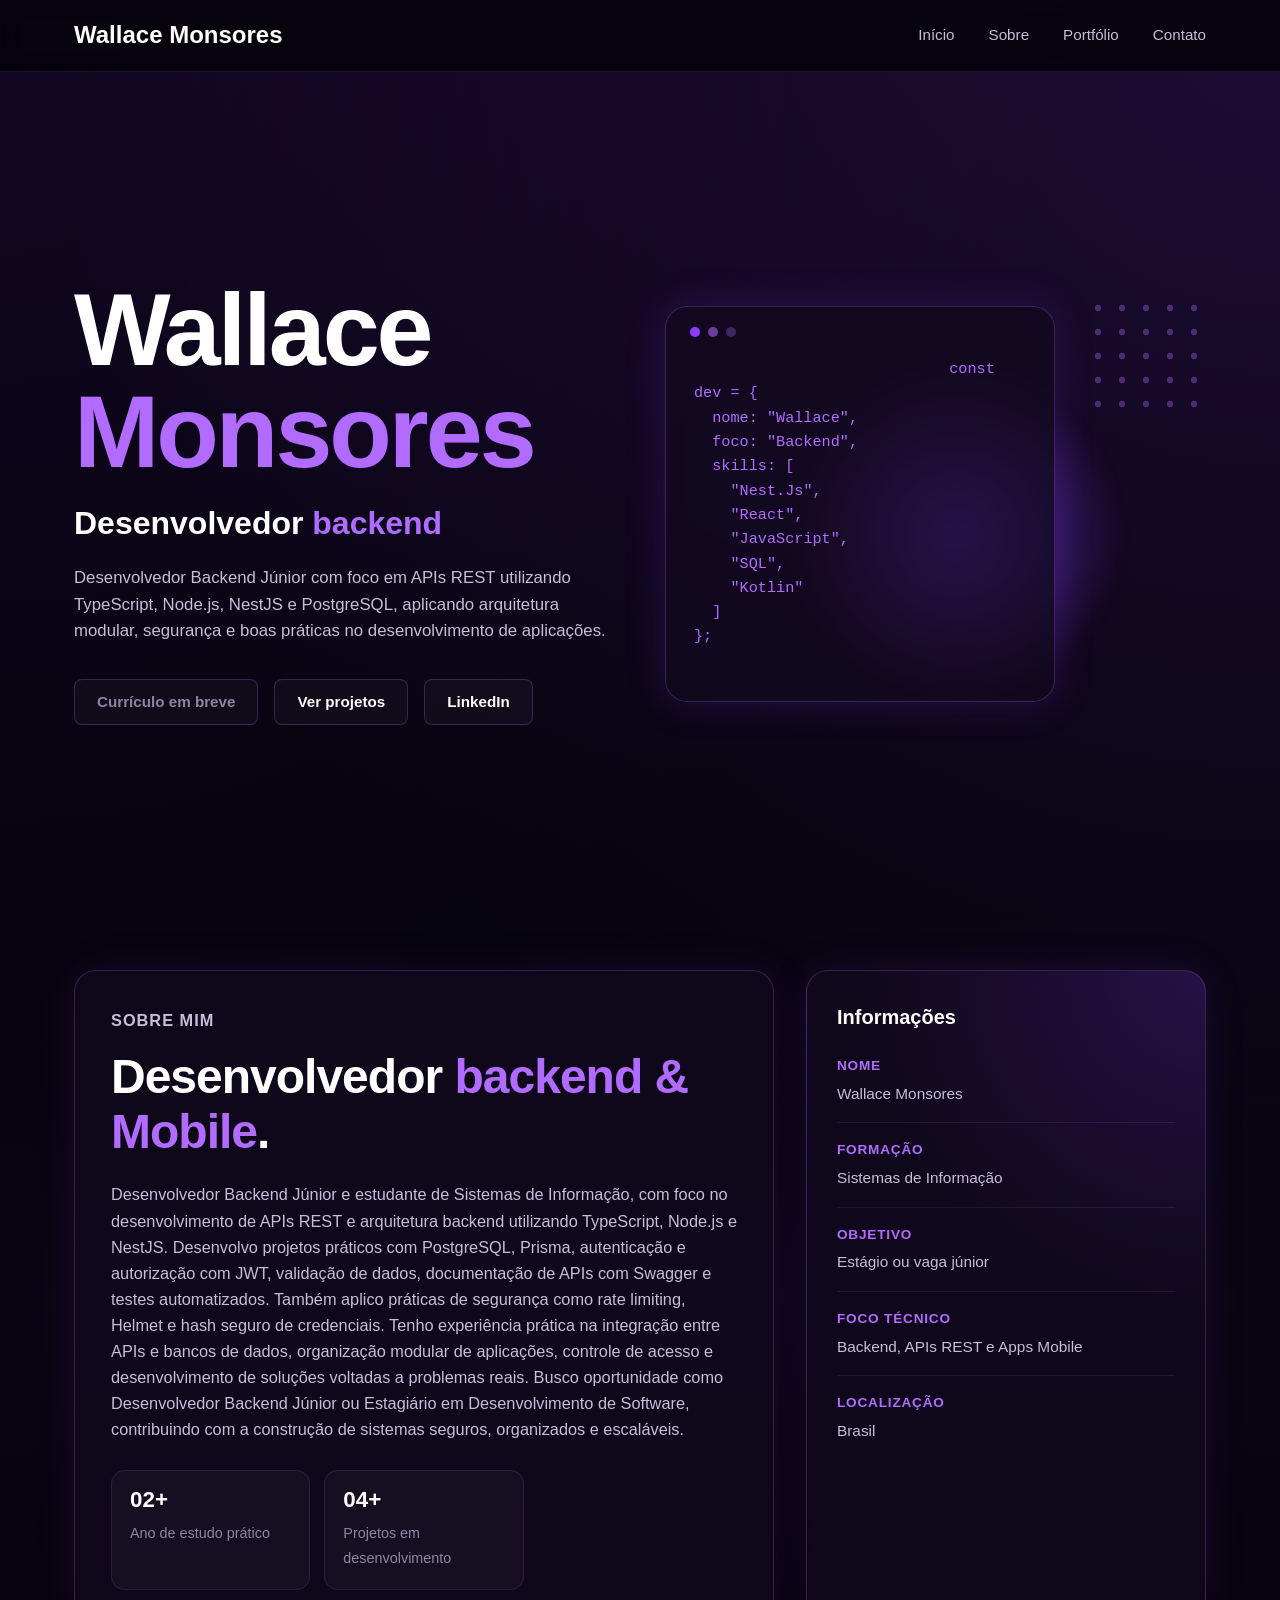
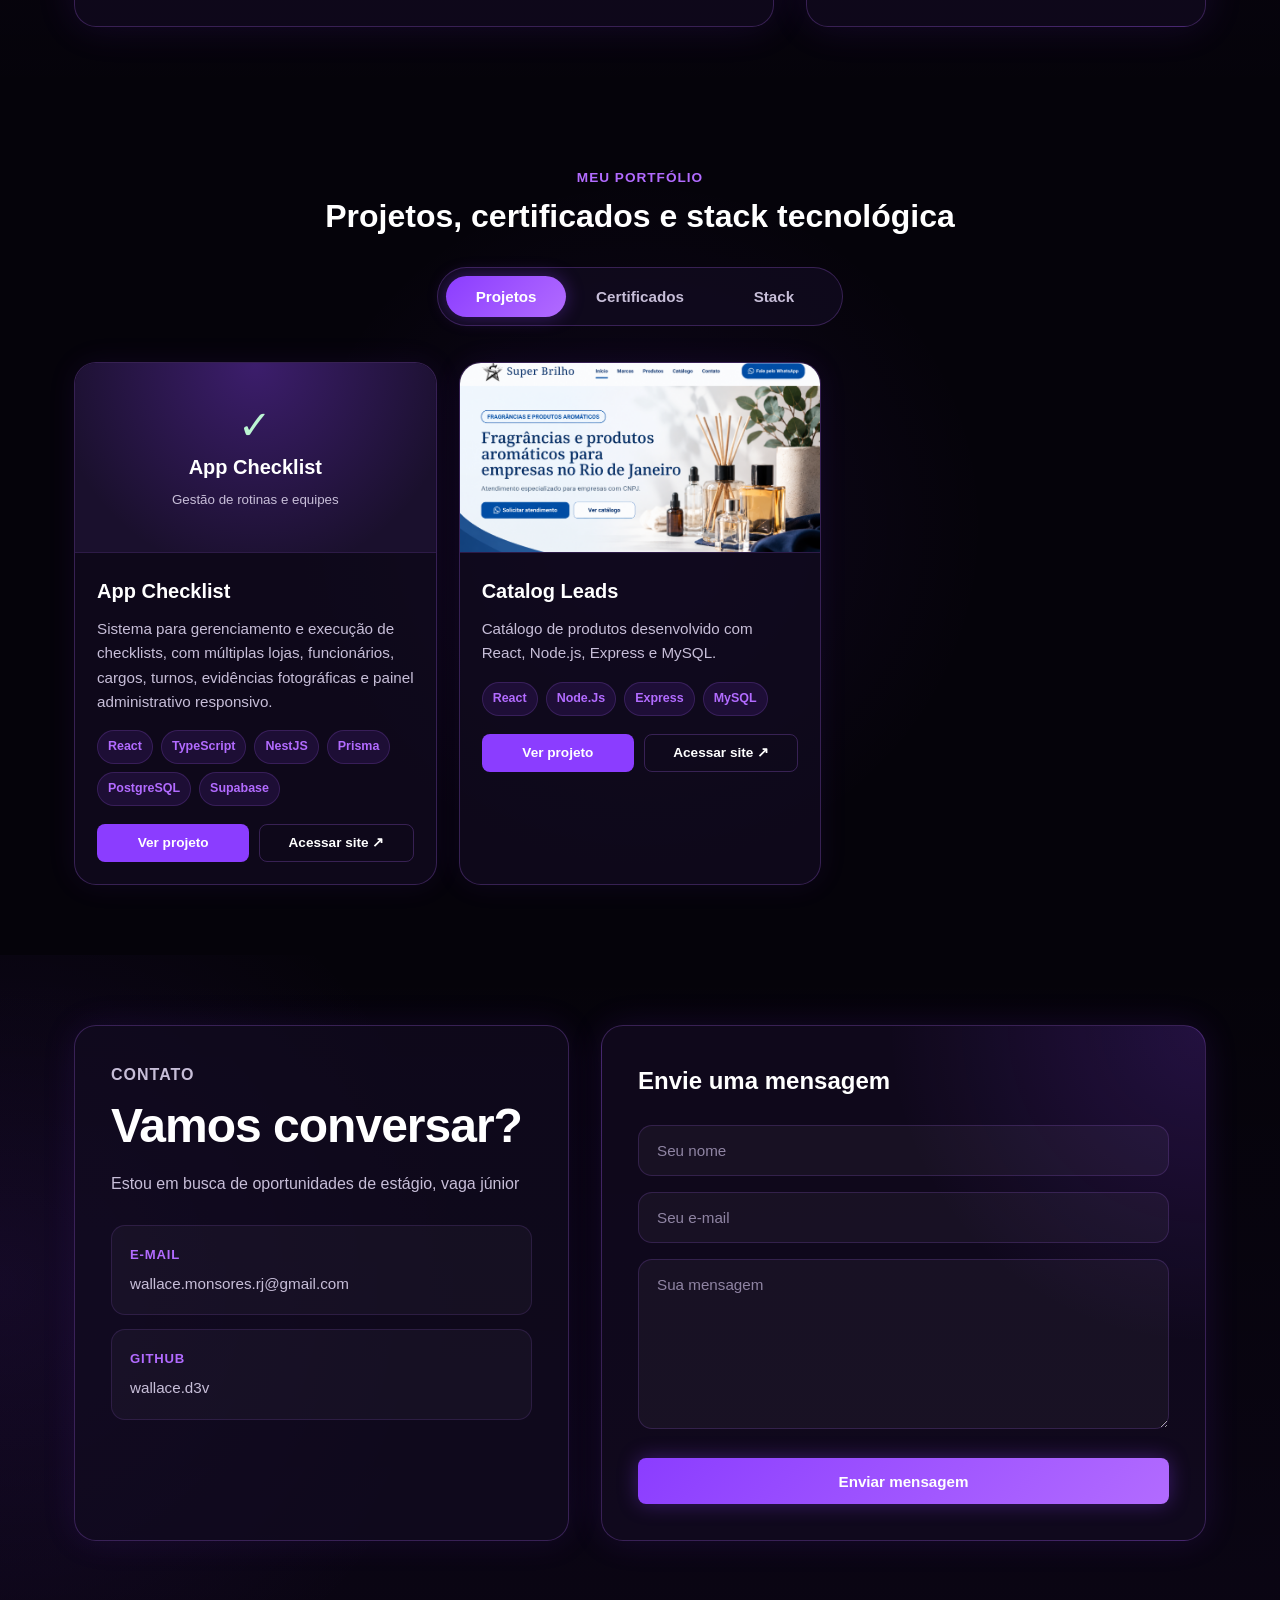
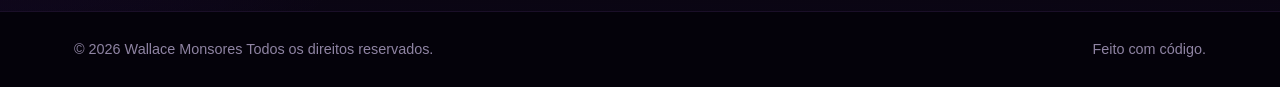
<file: index.html>
<!DOCTYPE html>
<html lang="pt-BR">

<head>
    <meta charset="UTF-8">

    <meta name="viewport" content="width=device-width, initial-scale=1.0">

    <title>Wallace Monsores | Desenvolvedor Backend Júnior</title>

    <link rel="stylesheet" href="css/base.css">
    <link rel="stylesheet" href="css/header.css">
    <link rel="stylesheet" href="css/hero.css">
    <link rel="stylesheet" href="css/sobre.css">
    <link rel="stylesheet" href="css/portfolio.css">
    <link rel="stylesheet" href="css/contato.css">
    <link rel="stylesheet" href="css/footer.css">
    <link rel="stylesheet" href="css/responsivo.css">
</head>

<body>

    <header class="cabecalho">
        <div class="container cabecalho__conteudo">

            <a href="#" class="logo">
                Wallace Monsores<span></span>
            </a>

            <nav class="menu" id="menu">
                <a href="#inicio">Início</a>
                <a href="#sobre">Sobre</a>
                <a href="#portfolio">Portfólio</a>
                <a href="#contato">Contato</a>
            </nav>

            <button class="botao-menu" id="botao-menu" aria-label="Abrir menu" type="button">
                ☰
            </button>

        </div>
    </header>

    <main>

        <section id="inicio" class="hero">
            <div class="container hero__conteudo">

                <div class="hero__texto">

                    <h1>Wallace<span> Monsores</span></h1>

                    <h2>
                        Desenvolvedor
                        <strong>backend</strong> 
                    </h2>

                    <p class="hero__descricao">
                        Desenvolvedor Backend Júnior com foco em APIs REST utilizando TypeScript, Node.js, NestJS e PostgreSQL, aplicando arquitetura modular, segurança e boas práticas no desenvolvimento de aplicações.
                    </p>

                    <div class="hero__botoes">
                        <span class="botao botao--indisponivel" aria-disabled="true">Currículo em breve</span>

                        <a href="#portfolio" class="botao botao--secundario">
                            Ver projetos
                        </a>

                        <a href="#" class="botao botao--secundario">
                            LinkedIn
                        </a>
                    </div>
                </div>

                <div class="hero__imagem">
                    <div class="card-codigo">
                        <pre>
                            const dev = {
  nome: "Wallace",
  foco: "Backend",
  skills: [
    "Nest.Js",
    "React",
    "JavaScript",
    "SQL",
    "Kotlin"
  ]
};
                         </pre>
                    </div>


                </div>

            </div>
        </section>

        <section id="sobre" class="sobre">
            <div class="container sobre__conteudo">

                <div class="sobre__texto">
                    <p class="tag">Sobre mim</p>

                    <h2>
                        Desenvolvedor 
                        <span>backend & Mobile</span>.
                    </h2>

                    <p>
                        Desenvolvedor Backend Júnior e estudante de Sistemas de Informação, com foco no desenvolvimento de APIs REST e arquitetura backend utilizando TypeScript, Node.js e NestJS.

                        Desenvolvo projetos práticos com PostgreSQL, Prisma, autenticação e autorização com JWT, validação de dados, documentação de APIs com Swagger e testes automatizados. Também aplico práticas de segurança como rate limiting, Helmet e hash seguro de credenciais.

                        Tenho experiência prática na integração entre APIs e bancos de dados, organização modular de aplicações, controle de acesso e desenvolvimento de soluções voltadas a problemas reais.

                        Busco oportunidade como Desenvolvedor Backend Júnior ou Estagiário em Desenvolvimento de Software, contribuindo com a construção de sistemas seguros, organizados e escaláveis.

                    </p>

                    <div class="sobre__destaques">
                        <div class="sobre__destaque">
                            <strong>02+</strong>
                            <span>Ano de estudo prático</span>
                        </div>

                        <div class="sobre__destaque">
                            <strong>04+</strong>
                            <span>Projetos em desenvolvimento</span>
                        </div>
                    </div>
                </div>

                <aside class="sobre__info">
                    <h3>Informações</h3>

                    <div class="sobre__info-lista">
                        <div class="sobre__info-item">
                            <strong>Nome</strong>
                            <span>Wallace Monsores</span>
                        </div>

                        <div class="sobre__info-item">
                            <strong>Formação</strong>
                            <span>Sistemas de Informação</span>
                        </div>

                        <div class="sobre__info-item">
                            <strong>Objetivo</strong>
                            <span>Estágio ou vaga júnior</span>
                        </div>

                        <div class="sobre__info-item">
                            <strong>Foco técnico</strong>
                            <span>Backend, APIs REST e Apps Mobile</span>
                        </div>

                        <div class="sobre__info-item">
                            <strong>Localização</strong>
                            <span>Brasil</span>
                        </div>
                    </div>
                </aside>

            </div>
        </section>

        <section id="portfolio" class="portfolio">
            <div class="container">

                <div class="secao-titulo">
                    <p class="tag">Meu portfólio</p>
                    <h2>Projetos, certificados e stack tecnológica</h2>
                </div>

                <div class="portfolio__abas">
                    <button class="aba ativa" data-aba="projetos">Projetos</button>
                    <button class="aba" data-aba="certificados">Certificados</button>
                    <button class="aba" data-aba="stack">Stack</button>
                </div>

                <!-- PROJETOS -->
                <div class="portfolio__conteudo ativo" id="projetos">
                    <div class="projetos-grid">

                        <!--App Checklist -->
                        <article class="projeto-card">
                            <div class="projeto-card__imagem">
                                <div class="projeto-card__ilustracao" role="img" aria-label="App Checklist: organização de rotinas"><span aria-hidden="true">✓</span><strong>App Checklist</strong><small>Gestão de rotinas e equipes</small></div>
                            </div>

                            <div class="projeto-card__conteudo">
                                <h3>App Checklist </h3>

                                <p>
                                    Sistema para gerenciamento e execução de checklists, com múltiplas lojas, funcionários, cargos, turnos, evidências fotográficas e painel administrativo responsivo.
                                </p>

                                <div class="projeto-card__tecnologias">
                                    <span>React</span>
                                    <span>TypeScript</span>
                                    <span>NestJS</span>
                                    <span>Prisma</span>
                                    <span>PostgreSQL</span>
                                    <span>Supabase </span>
                                </div>

                                 <div class="projeto-card__botoes">
                                    <a href="pages/projetos/app_checklist/projeto.html">Ver projeto</a>
                                    <a href="https://lime-cassowary-677582.hostingersite.com/" target="_blank" rel="noopener noreferrer">Acessar site ↗</a>
                                </div>
                            </div>
                            
                        </article>

                        <!--Catalogo de Produtos-->
                        <article class="projeto-card">
                            <div class="projeto-card__imagem">
                                <img src="assets/img/projetos/catalog/Card.png" alt="Catalogo de Produtos">
                            </div>

                            <div class="projeto-card__conteudo">
                                <h3>Catalog Leads</h3>

                                <p>
                                    Catálogo de produtos desenvolvido com React, Node.js, Express e MySQL.
                                </p>

                                <div class="projeto-card__tecnologias">
                                    <span>React</span>
                                    <span>Node.Js</span>
                                    <span>Express</span>
                                    <span>MySQL</span>
                                </div>

                                <div class="projeto-card__botoes">
                                    <a href="pages/projetos/catalog_leads/projeto.html">Ver projeto</a>
                                    <a href="https://superbrilhorj.com.br/" target="_blank" rel="noopener noreferrer">Acessar site ↗</a>
                                </div>
                            </div>

                            <!--Catalogo de Produtos-->
                            
                        </article>
                    </div>
                </div>

                <!-- CERTIFICADOS -->
                <div class="portfolio__conteudo" id="certificados">
                    <div class="certificados-grid">

                        <article class="certificado-card">
                            <div class="certificado-card__pendente">Certificado em breve</div>

                            <div class="certificado-card__conteudo">
                                <h3>Curso técnico de TI - Faetec</h3>
                            </div>
                        </article>
                    </div>
                </div>

                <!-- STACK -->
                <div class="portfolio__conteudo" id="stack">
                    <div class="stack-blocos">

                        <article class="stack-bloco">
                            <h3>Frontend</h3>

                            <div class="stack-itens">
                                <div class="stack-item">
                                    <img src="assets/img/tecnologias/html-5.png" alt="HTML">
                                    <span>HTML</span>
                                </div>

                                <div class="stack-item">
                                    <img src="assets/img/tecnologias/css-3.png" alt="CSS">
                                    <span>CSS</span>
                                </div>

                                <div class="stack-item">
                                    <img src="assets/img/tecnologias/React.png" alt="React">
                                    <span>React</span>
                                </div>
                            </div>
                        </article>

                        <article class="stack-bloco">
                            <h3>Backend</h3>

                            <div class="stack-itens">
                                <div class="stack-item">
                                    <img src="assets/img/tecnologias/node_js.png" alt="Node.js">
                                    <span>Node.js</span>
                                </div>

                                <div class="stack-item">
                                    <img src="assets/img/tecnologias/postgre.png" alt="PostgreSQL">
                                    <span>PostgreSQL</span>
                                </div>

                                 <div class="stack-item">
                                    <img src="assets/img/tecnologias/nestjs.png" alt="CSS">
                                    <span>Nest</span>
                                </div>

                                <div class="stack-item">
                                    <img src="assets/img/tecnologias/typescript.png" alt="typescript">
                                    <span>TypeScript</span>
                                </div>

                                
                            </div>
                        </article>
                    </div>
                </div>

            </div>
        </section>

        <section id="contato" class="contato">
            <div class="container contato__conteudo">

                <div class="contato__info">
                    <p class="tag">Contato</p>

                    <h2>Vamos conversar?</h2>

                    <p>
                        Estou em busca de oportunidades de estágio, vaga júnior

                    </p>

                    <div class="contato__cards">
                        <div class="contato__card">
                            <strong>E-mail</strong>
                            <span>wallace.monsores.rj@gmail.com</span>
                        </div>
            

                        <div class="contato__card">
                            <strong>GitHub</strong>
                            <span><a href="https://github.com/wallace-d3v">wallace.d3v</a></span>
                        </div>
                    </div>
                </div>

                <form class="formulario-contato" action="https://formsubmit.co/wallace.monsores.rj@gmail.com"
                    method="POST">

                    <input type="hidden" name="_subject" value="Nova mensagem pelo portfólio">
                    <input type="hidden" name="_captcha" value="false">
                    <input type="hidden" name="_template" value="table">
                    <h3>Envie uma mensagem</h3>

                    <div class="campo">
                        <input type="text" name="nome" placeholder="Seu nome" aria-label="Seu nome" autocomplete="name" required>
                    </div>

                    <div class="campo">
                        <input type="email" name="email" placeholder="Seu e-mail" aria-label="Seu e-mail" autocomplete="email" required>
                    </div>

                    <div class="campo">
                        <textarea name="mensagem" placeholder="Sua mensagem" aria-label="Sua mensagem" required></textarea>
                    </div>

                    <button type="submit" class="botao botao--principal">
                        Enviar mensagem
                    </button>
                </form>

            </div>
        </section>

    </main>

    <footer class="rodape">
        <div class="container rodape__conteudo">
            <p>© 2026 Wallace Monsores Todos os direitos reservados.</p>
            <p>Feito com código.</p>
        </div>
    </footer>

    <script src="js/menu-mobile.js"></script>
    <script src="js/abas-portfolio.js"></script>
    <script src="js/config.js"></script>
    <script src="js/main.js"></script>
</body>

</html>
</file>
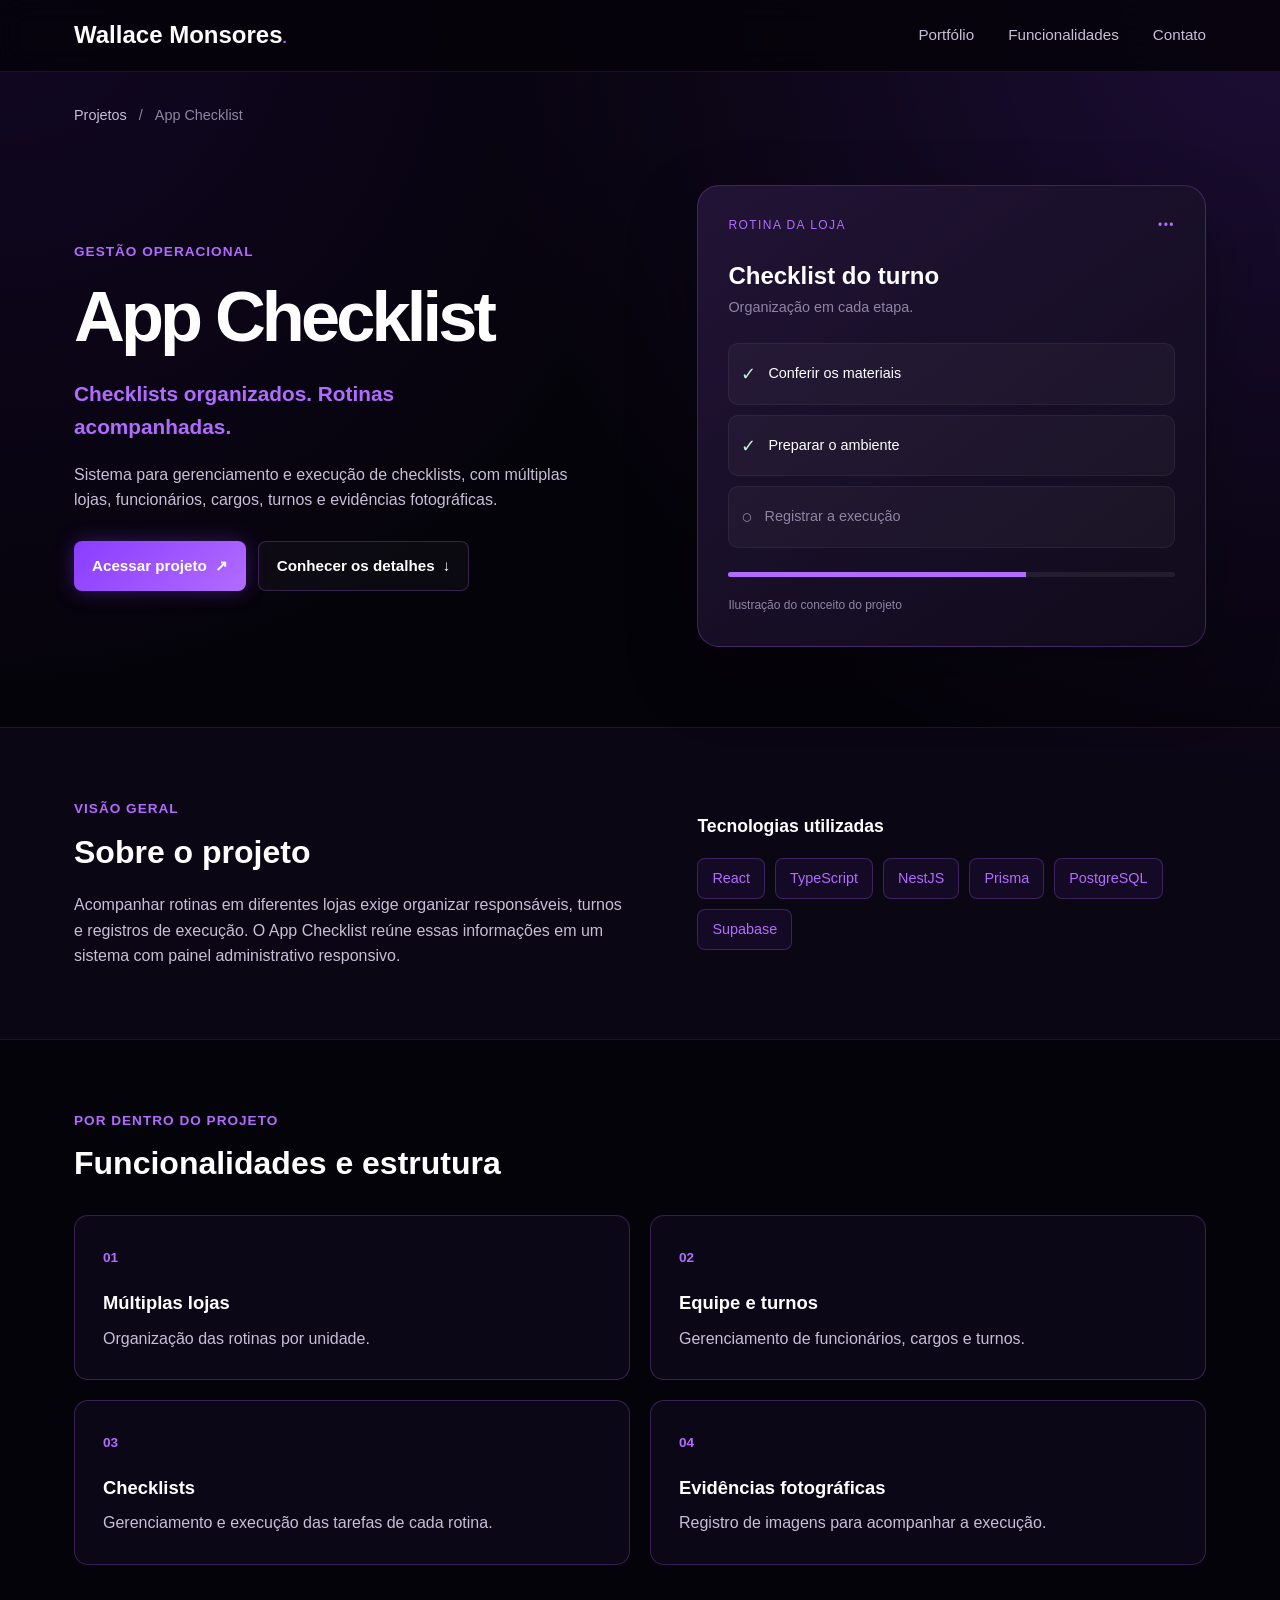
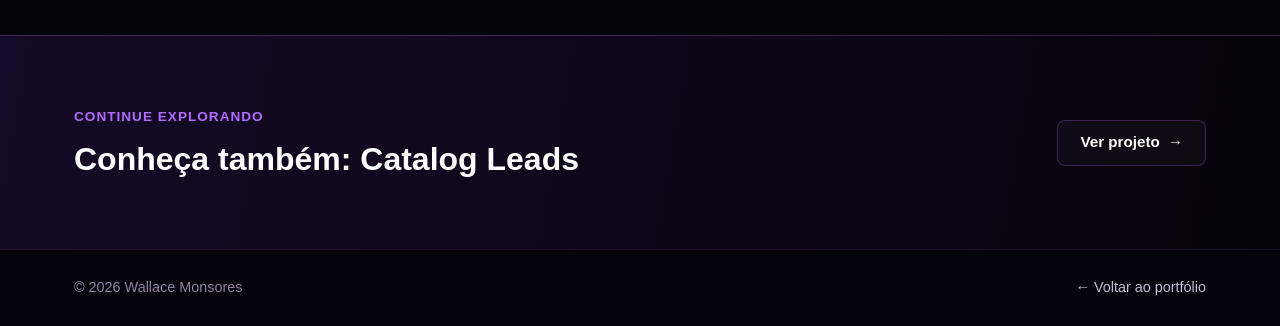
<file: pages/projetos/app_checklist/projeto.html>
<!DOCTYPE html>
<html lang="pt-BR">
<head>
    <meta charset="UTF-8">
    <meta name="viewport" content="width=device-width, initial-scale=1.0">
    <meta name="description" content="Sistema para gerenciamento e execução de checklists, com múltiplas lojas, funcionários, cargos, turnos e evidências fotográficas.">
    <title>App Checklist | Wallace Monsores</title>
    <link rel="stylesheet" href="../../../css/base.css">
    <link rel="stylesheet" href="../../../css/header.css">
    <link rel="stylesheet" href="../../../css/footer.css">
    <link rel="stylesheet" href="../../../css/responsivo.css">
    <link rel="stylesheet" href="../../../css/projeto.css">
</head>
<body>
    <a class="pular-conteudo" href="#conteudo">Pular para o conteúdo</a>
    <header class="cabecalho">
        <div class="container cabecalho__conteudo">
            <a href="../../../index.html" class="logo">Wallace Monsores<span>.</span></a>
            <nav class="menu" id="menu" aria-label="Navegação principal">
                <a href="../../../index.html#portfolio">Portfólio</a>
                <a href="#funcionalidades">Funcionalidades</a>
                <a href="../../../index.html#contato">Contato</a>
            </nav>
            <button class="botao-menu" id="botao-menu" aria-label="Abrir menu" aria-controls="menu" type="button">☰</button>
        </div>
    </header>
    <main id="conteudo">
        <section class="projeto-abertura" aria-labelledby="titulo-projeto">
            <div class="container">
                <nav class="projeto-migalhas" aria-label="Localização"><a href="../../../index.html#portfolio">Projetos</a><span aria-hidden="true">/</span><span aria-current="page">App Checklist</span></nav>
                <div class="projeto-apresentacao">
                    <div>
                        <p class="tag">Gestão operacional</p>
                        <h1 id="titulo-projeto">App Checklist</h1>
                        <p class="projeto-chamada">Checklists organizados. Rotinas acompanhadas.</p>
                        <p class="projeto-descricao">Sistema para gerenciamento e execução de checklists, com múltiplas lojas, funcionários, cargos, turnos e evidências fotográficas.</p>
                        <div class="projeto-acoes">
                            <a class="botao botao--principal" href="https://lime-cassowary-677582.hostingersite.com/" target="_blank" rel="noopener noreferrer">Acessar projeto <span aria-hidden="true">↗</span><span class="somente-leitor"> (abre em nova aba)</span></a>
                            <a class="botao botao--secundario" href="#visao-geral">Conhecer os detalhes <span aria-hidden="true">↓</span></a>
                        </div>
                    </div>
                    <div class="checklist-preview" role="img" aria-label="Ilustração de uma lista de tarefas; não é uma captura do sistema"><div class="checklist-preview__top"><span>ROTINA DA LOJA</span><span aria-hidden="true">•••</span></div><h2>Checklist do turno</h2><p>Organização em cada etapa.</p><div class="checklist-preview__item"><span aria-hidden="true">✓</span> Conferir os materiais</div><div class="checklist-preview__item"><span aria-hidden="true">✓</span> Preparar o ambiente</div><div class="checklist-preview__item checklist-preview__item--pendente"><span aria-hidden="true">○</span> Registrar a execução</div><div class="checklist-preview__progress"><span></span></div><small>Ilustração do conceito do projeto</small></div>
                </div>
            </div>
        </section>
        <section id="visao-geral" class="projeto-visao" aria-labelledby="titulo-visao">
            <div class="container projeto-visao__grid">
                <div><p class="tag">Visão geral</p><h2 id="titulo-visao">Sobre o projeto</h2><p>Acompanhar rotinas em diferentes lojas exige organizar responsáveis, turnos e registros de execução. O App Checklist reúne essas informações em um sistema com painel administrativo responsivo.</p></div>
                <aside class="projeto-stack" aria-labelledby="titulo-stack"><h2 id="titulo-stack">Tecnologias utilizadas</h2><ul><li>React</li><li>TypeScript</li><li>NestJS</li><li>Prisma</li><li>PostgreSQL</li><li>Supabase</li></ul></aside>
            </div>
        </section>
        <section id="funcionalidades" aria-labelledby="titulo-funcionalidades">
            <div class="container"><p class="tag">Por dentro do projeto</p><h2 id="titulo-funcionalidades">Funcionalidades e estrutura</h2><div class="projeto-funcionalidades"><article class="projeto-funcionalidade"><span class="projeto-numero">01</span><h3>Múltiplas lojas</h3><p>Organização das rotinas por unidade.</p></article><article class="projeto-funcionalidade"><span class="projeto-numero">02</span><h3>Equipe e turnos</h3><p>Gerenciamento de funcionários, cargos e turnos.</p></article><article class="projeto-funcionalidade"><span class="projeto-numero">03</span><h3>Checklists</h3><p>Gerenciamento e execução das tarefas de cada rotina.</p></article><article class="projeto-funcionalidade"><span class="projeto-numero">04</span><h3>Evidências fotográficas</h3><p>Registro de imagens para acompanhar a execução.</p></article></div></div>
        </section>
        <section class="projeto-proximo" aria-labelledby="titulo-proximo"><div class="container projeto-proximo__conteudo"><div><p class="tag">Continue explorando</p><h2 id="titulo-proximo">Conheça também: Catalog Leads</h2></div><a class="botao botao--secundario" href="../catalog_leads/projeto.html">Ver projeto <span aria-hidden="true">→</span></a></div></section>
    </main>
    <footer class="rodape"><div class="container rodape__conteudo"><p>© 2026 Wallace Monsores</p><a href="../../../index.html#portfolio">← Voltar ao portfólio</a></div></footer>
    <script src="../../../js/menu-mobile.js"></script>
</body>
</html>
</file>
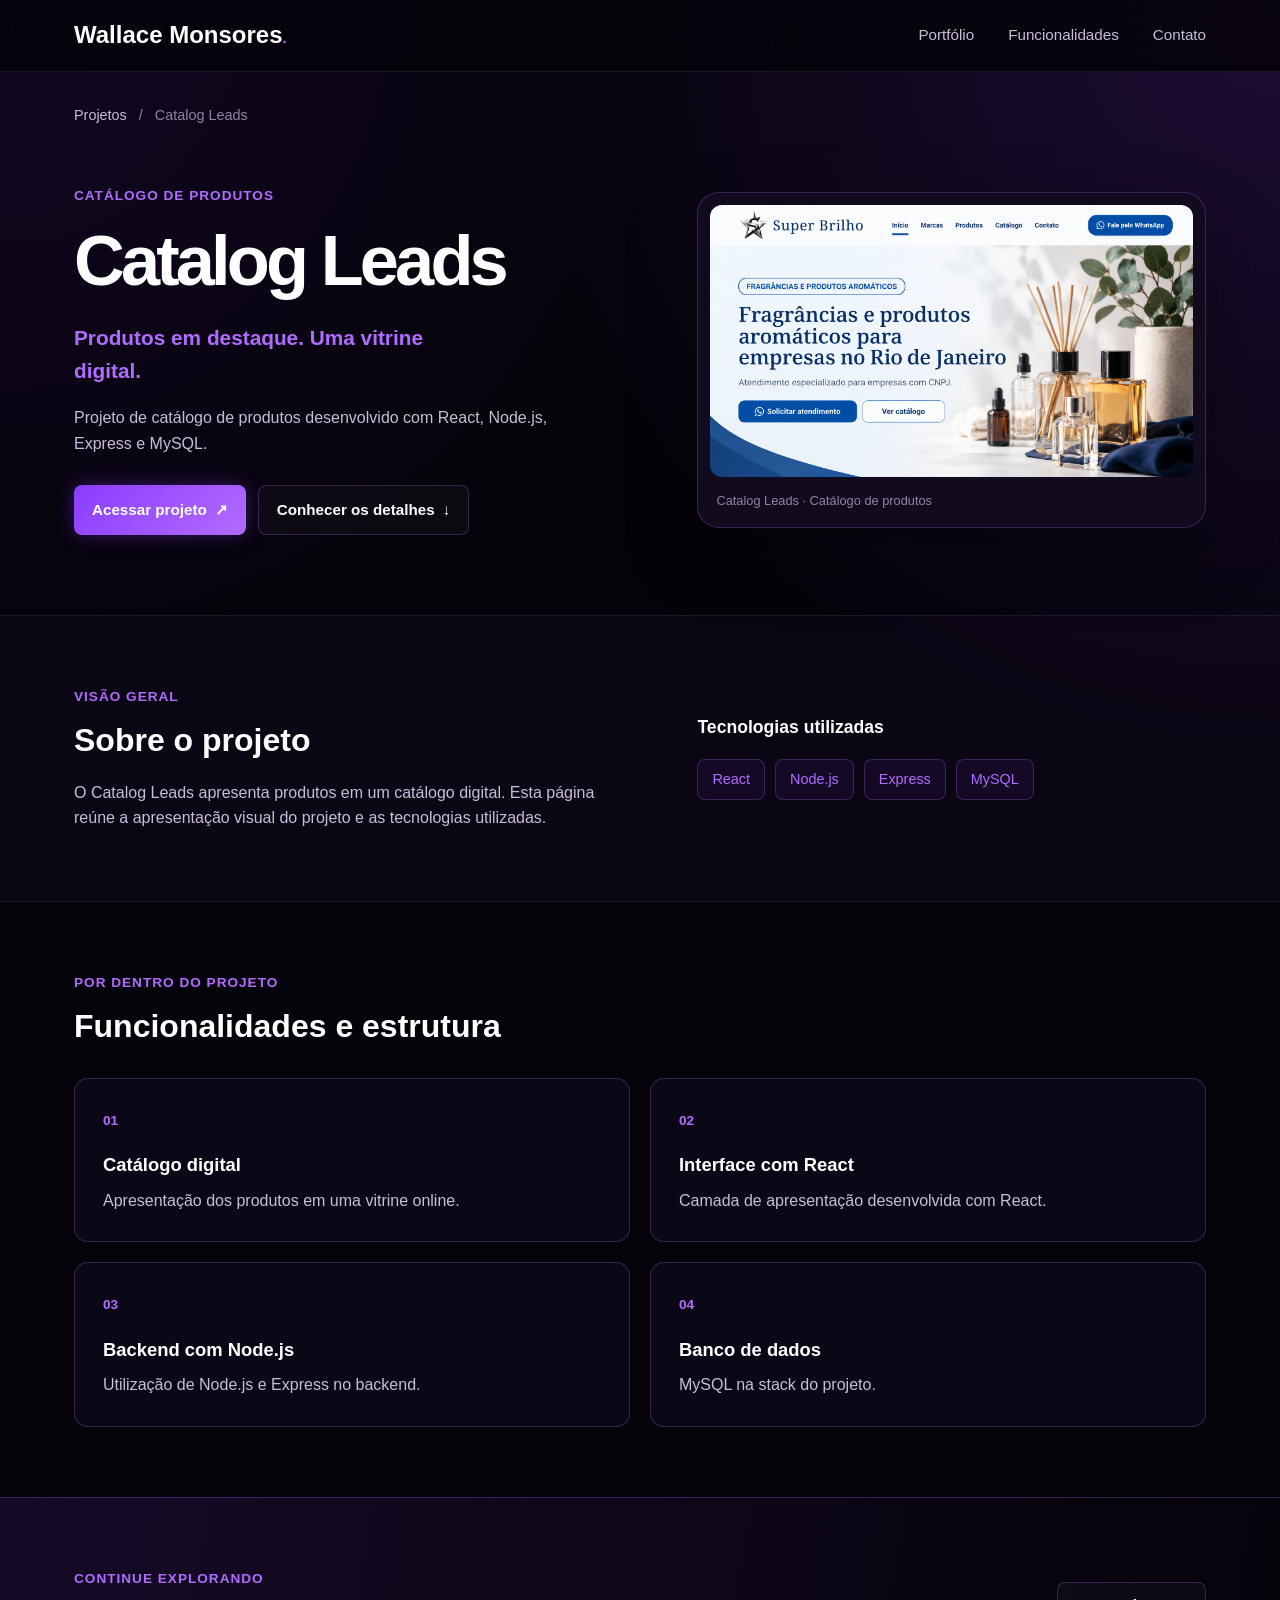
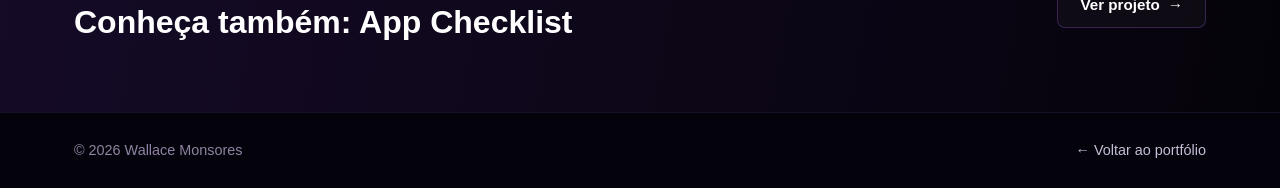
<file: pages/projetos/catalog_leads/projeto.html>
<!DOCTYPE html>
<html lang="pt-BR">
<head>
    <meta charset="UTF-8">
    <meta name="viewport" content="width=device-width, initial-scale=1.0">
    <meta name="description" content="Projeto de catálogo de produtos desenvolvido com React, Node.js, Express e MySQL.">
    <title>Catalog Leads | Wallace Monsores</title>
    <link rel="stylesheet" href="../../../css/base.css">
    <link rel="stylesheet" href="../../../css/header.css">
    <link rel="stylesheet" href="../../../css/footer.css">
    <link rel="stylesheet" href="../../../css/responsivo.css">
    <link rel="stylesheet" href="../../../css/projeto.css">
</head>
<body>
    <a class="pular-conteudo" href="#conteudo">Pular para o conteúdo</a>
    <header class="cabecalho">
        <div class="container cabecalho__conteudo">
            <a href="../../../index.html" class="logo">Wallace Monsores<span>.</span></a>
            <nav class="menu" id="menu" aria-label="Navegação principal">
                <a href="../../../index.html#portfolio">Portfólio</a>
                <a href="#funcionalidades">Funcionalidades</a>
                <a href="../../../index.html#contato">Contato</a>
            </nav>
            <button class="botao-menu" id="botao-menu" aria-label="Abrir menu" aria-controls="menu" type="button">☰</button>
        </div>
    </header>
    <main id="conteudo">
        <section class="projeto-abertura" aria-labelledby="titulo-projeto">
            <div class="container">
                <nav class="projeto-migalhas" aria-label="Localização"><a href="../../../index.html#portfolio">Projetos</a><span aria-hidden="true">/</span><span aria-current="page">Catalog Leads</span></nav>
                <div class="projeto-apresentacao">
                    <div>
                        <p class="tag">Catálogo de produtos</p>
                        <h1 id="titulo-projeto">Catalog Leads</h1>
                        <p class="projeto-chamada">Produtos em destaque. Uma vitrine digital.</p>
                        <p class="projeto-descricao">Projeto de catálogo de produtos desenvolvido com React, Node.js, Express e MySQL.</p>
                        <div class="projeto-acoes">
                            <a class="botao botao--principal" href="https://superbrilhorj.com.br/" target="_blank" rel="noopener noreferrer">Acessar projeto <span aria-hidden="true">↗</span><span class="somente-leitor"> (abre em nova aba)</span></a>
                            <a class="botao botao--secundario" href="#visao-geral">Conhecer os detalhes <span aria-hidden="true">↓</span></a>
                        </div>
                    </div>
                    <figure class="projeto-captura"><img src="../../../assets/img/projetos/catalog/Card.png" alt="Apresentação visual do Catalog Leads"><figcaption>Catalog Leads · Catálogo de produtos</figcaption></figure>
                </div>
            </div>
        </section>
        <section id="visao-geral" class="projeto-visao" aria-labelledby="titulo-visao">
            <div class="container projeto-visao__grid">
                <div><p class="tag">Visão geral</p><h2 id="titulo-visao">Sobre o projeto</h2><p>O Catalog Leads apresenta produtos em um catálogo digital. Esta página reúne a apresentação visual do projeto e as tecnologias utilizadas.</p></div>
                <aside class="projeto-stack" aria-labelledby="titulo-stack"><h2 id="titulo-stack">Tecnologias utilizadas</h2><ul><li>React</li><li>Node.js</li><li>Express</li><li>MySQL</li></ul></aside>
            </div>
        </section>
        <section id="funcionalidades" aria-labelledby="titulo-funcionalidades">
            <div class="container"><p class="tag">Por dentro do projeto</p><h2 id="titulo-funcionalidades">Funcionalidades e estrutura</h2><div class="projeto-funcionalidades"><article class="projeto-funcionalidade"><span class="projeto-numero">01</span><h3>Catálogo digital</h3><p>Apresentação dos produtos em uma vitrine online.</p></article><article class="projeto-funcionalidade"><span class="projeto-numero">02</span><h3>Interface com React</h3><p>Camada de apresentação desenvolvida com React.</p></article><article class="projeto-funcionalidade"><span class="projeto-numero">03</span><h3>Backend com Node.js</h3><p>Utilização de Node.js e Express no backend.</p></article><article class="projeto-funcionalidade"><span class="projeto-numero">04</span><h3>Banco de dados</h3><p>MySQL na stack do projeto.</p></article></div></div>
        </section>
        <section class="projeto-proximo" aria-labelledby="titulo-proximo"><div class="container projeto-proximo__conteudo"><div><p class="tag">Continue explorando</p><h2 id="titulo-proximo">Conheça também: App Checklist</h2></div><a class="botao botao--secundario" href="../app_checklist/projeto.html">Ver projeto <span aria-hidden="true">→</span></a></div></section>
    </main>
    <footer class="rodape"><div class="container rodape__conteudo"><p>© 2026 Wallace Monsores</p><a href="../../../index.html#portfolio">← Voltar ao portfólio</a></div></footer>
    <script src="../../../js/menu-mobile.js"></script>
</body>
</html>
</file>
<file: css/base.css>
/* ============================= */
/* RESET BÁSICO */
/* ============================= */

* {
  margin: 0;
  padding: 0;
  box-sizing: border-box;
}

/* ============================= */
/* VARIÁVEIS GLOBAIS */
/* ============================= */

:root {
  --cor-fundo: #05030a;
  --cor-fundo-secundaria: #0b0614;
  --cor-card: #120b20;
  --cor-card-clara: #1a102d;

  --cor-roxa: #8b3dff;
  --cor-roxa-clara: #b26bff;
  --cor-roxa-escura: #5c1fb8;

  --cor-texto: #ffffff;
  --cor-texto-suave: #c7bed8;
  --cor-texto-fraca: #8f84a3;

  --cor-borda: rgba(178, 107, 255, 0.25);
  --cor-sombra: rgba(139, 61, 255, 0.35);

  --fonte-principal: Arial, Helvetica, sans-serif;

  --largura-container: 1180px;

  --raio-pequeno: 8px;
  --raio-medio: 14px;
  --raio-grande: 22px;
}

/* ============================= */
/* CONFIGURAÇÕES GERAIS */
/* ============================= */

html {
  scroll-behavior: smooth;
}

body {
  font-family: var(--fonte-principal);
  background:
    radial-gradient(circle at top right, rgba(139, 61, 255, 0.18), transparent 35%),
    radial-gradient(circle at top left, rgba(92, 31, 184, 0.15), transparent 30%),
    var(--cor-fundo);
  color: var(--cor-texto);
  line-height: 1.6;
}

/* ============================= */
/* ELEMENTOS PADRÃO */
/* ============================= */

a {
  color: inherit;
  text-decoration: none;
}

img {
  max-width: 100%;
  display: block;
}

button,
input,
textarea {
  font-family: inherit;
}

button {
  cursor: pointer;
  border: none;
}

/* ============================= */
/* CONTAINER */
/* ============================= */

.container {
  width: 100%;
  max-width: var(--largura-container);
  margin: 0 auto;
  padding: 0 24px;
}

/* ============================= */
/* TAGS E TÍTULOS */
/* ============================= */

.tag {
  color: var(--cor-roxa-clara);
  font-weight: 700;
  text-transform: uppercase;
  letter-spacing: 1px;
  font-size: 0.85rem;
}

.secao-titulo {
  text-align: center;
  margin-bottom: 32px;
}

.secao-titulo h2 {
  font-size: 2rem;
  line-height: 1.2;
  margin-top: 8px;
}

/* ============================= */
/* BOTÕES */
/* ============================= */

.botao {
  display: inline-flex;
  align-items: center;
  justify-content: center;
  gap: 8px;

  min-height: 46px;
  padding: 0 22px;

  border-radius: var(--raio-pequeno);

  font-size: 0.95rem;
  font-weight: 700;

  transition: 0.2s ease;
}

.botao--principal {
  color: #ffffff;
  background: linear-gradient(135deg, var(--cor-roxa), var(--cor-roxa-clara));
  box-shadow: 0 0 20px var(--cor-sombra);
}

.botao--principal:hover {
  filter: brightness(1.1);
  transform: translateY(-2px);
}

.botao--secundario {
  color: var(--cor-texto);
  background: rgba(255, 255, 255, 0.03);
  border: 1px solid var(--cor-borda);
}

.botao--secundario:hover {
  border-color: var(--cor-roxa-clara);
  background: rgba(139, 61, 255, 0.12);
}

/* ============================= */
/* SEÇÕES */
/* ============================= */

section {
  padding: 70px 0;
}
.botao--indisponivel {
  color: var(--cor-texto-fraca);
  border: 1px solid var(--cor-borda);
  background: rgba(255, 255, 255, 0.03);
  cursor: default;
}

:where(a, button, input, textarea):focus-visible {
  outline: 3px solid var(--cor-roxa-clara);
  outline-offset: 4px;
}
</file>
<file: css/header.css>
/* ============================= */
/* CABEÇALHO */
/* ============================= */

.cabecalho {
  width: 100%;
  height: 72px;

  position: sticky;
  top: 0;
  z-index: 100;

  background: rgba(5, 3, 10, 0.85);
  backdrop-filter: blur(14px);

  border-bottom: 1px solid rgba(178, 107, 255, 0.12);
}

/* ============================= */
/* CONTEÚDO DO CABEÇALHO */
/* ============================= */

.cabecalho__conteudo {
  height: 100%;

  display: flex;
  align-items: center;
  justify-content: space-between;
}

/* ============================= */
/* LOGO */
/* ============================= */

.logo {
  font-size: 1.5rem;
  font-weight: 800;
  color: var(--cor-texto);
}

.logo span {
  color: var(--cor-roxa-clara);
  font-size: 0.95rem;
}

/* ============================= */
/* MENU */
/* ============================= */

.menu {
  display: flex;
  align-items: center;
  gap: 34px;
}

.menu a {
  color: var(--cor-texto-suave);
  font-size: 0.95rem;
  position: relative;
  transition: 0.2s ease;
}

.menu a:hover {
  color: var(--cor-texto);
}

.menu a::after {
  content: "";
  width: 0;
  height: 2px;

  position: absolute;
  left: 0;
  bottom: -8px;

  background: var(--cor-roxa-clara);
  transition: 0.2s ease;
}

.menu a:hover::after {
  width: 100%;
}

/* ============================= */
/* BOTÃO MENU MOBILE */
/* ============================= */

.botao-menu {
  display: none;

  width: 42px;
  height: 42px;

  color: var(--cor-texto);
  background: rgba(255, 255, 255, 0.04);
  border: 1px solid var(--cor-borda);
  border-radius: var(--raio-pequeno);

  font-size: 1.5rem;
}
</file>
<file: css/hero.css>
/* ============================= */
/* HERO */
/* ============================= */

.hero {
  min-height: calc(100vh - 72px);
  display: flex;
  align-items: center;
  padding-top: 70px;
  padding-bottom: 50px;
}

/* ============================= */
/* CONTEÚDO DO HERO */
/* ============================= */

.hero__conteudo {
  display: grid;
  grid-template-columns: 1fr 1fr;
  align-items: center;
  gap: 50px;
}

/* ============================= */
/* TEXTO */
/* ============================= */

.hero__texto h1 {
  font-size: clamp(3.5rem, 8vw, 6.5rem);
  line-height: 1;
  margin: 12px 0 18px;
  letter-spacing: -3px;
}

.hero__texto h1 span {
  color: var(--cor-roxa-clara);
}

.hero__texto h2 {
  max-width: 620px;
  color: var(--cor-texto);
  font-size: clamp(1.35rem, 3vw, 2rem);
  line-height: 1.35;
  font-weight: 700;
}

.hero__texto h2 strong {
  color: var(--cor-roxa-clara);
}

.hero__descricao {
  max-width: 560px;
  margin-top: 20px;
  color: var(--cor-texto-suave);
  font-size: 1.05rem;
}

/* ============================= */
/* BOTÕES */
/* ============================= */

.hero__botoes {
  display: flex;
  flex-wrap: wrap;
  gap: 16px;
  margin-top: 34px;
}

/* ============================= */
/* ÁREA DA IMAGEM */
/* ============================= */

.hero__imagem {
  position: relative;
  min-height: 520px;

  display: flex;
  align-items: flex-end;
  justify-content: center;
}

/* Brilho roxo atrás da foto */
.hero__imagem::before {
  content: "";
  width: 360px;
  height: 360px;

  position: absolute;
  right: 70px;
  bottom: 40px;
  z-index: 1;

  background: radial-gradient(circle, rgba(139, 61, 255, 0.65), transparent 65%);
  filter: blur(8px);
}

/* Pontinhos decorativos */
.hero__imagem::after {
  content: "";
  width: 120px;
  height: 120px;

  position: absolute;
  right: 0;
  top: 60px;
  z-index: 1;

  background-image: radial-gradient(var(--cor-roxa-clara) 3px, transparent 3px);
  background-size: 24px 24px;
  opacity: 0.35;
}

/* ============================= */
/* CARD DE CÓDIGO */
/* ============================= */

.card-codigo {
  width: 390px;
  min-height: 280px;

  position: absolute;
  left: 0;
  top: 70px;
  z-index: 2;

  padding: 28px;

  background: rgba(18, 11, 32, 0.72);
  border: 1px solid var(--cor-borda);
  border-radius: var(--raio-grande);
  backdrop-filter: blur(12px);

  box-shadow: 0 0 40px rgba(139, 61, 255, 0.18);
}

.card-codigo::before {
  content: "";
  width: 10px;
  height: 10px;

  position: absolute;
  top: 20px;
  left: 24px;

  background: var(--cor-roxa);
  border-radius: 50%;

  box-shadow:
    18px 0 0 rgba(178, 107, 255, 0.55),
    36px 0 0 rgba(178, 107, 255, 0.3);
}

.card-codigo pre {
  margin-top: 22px;
  color: var(--cor-roxa-clara);
  font-size: 0.95rem;
  line-height: 1.6;
  white-space: pre-wrap;
}

/* ============================= */
/* FOTO */
/* ============================= */

.hero__imagem img {
  position: relative;
  z-index: 3;

  width: min(440px, 100%);
  object-fit: contain;

  filter: drop-shadow(0 0 35px rgba(139, 61, 255, 0.35));
}
</file>
<file: css/sobre.css>
/* ============================= */
/* SOBRE */
/* ============================= */

.sobre {
  background:
    linear-gradient(
      180deg,
      transparent,
      rgba(139, 61, 255, 0.04),
      transparent
    );
}

/* ============================= */
/* CONTEÚDO */
/* ============================= */

.sobre__conteudo {
  display: grid;
  grid-template-columns: 1.4fr 0.8fr;
  gap: 32px;
  align-items: stretch;
}

/* ============================= */
/* BLOCO DE TEXTO */
/* ============================= */

.sobre__texto {
  padding: 36px;

  background: rgba(18, 11, 32, 0.72);
  border: 1px solid var(--cor-borda);
  border-radius: var(--raio-grande);

  box-shadow: 0 0 40px rgba(139, 61, 255, 0.12);
}

.sobre__texto h2 {
  max-width: 720px;
  margin-top: 10px;
  margin-bottom: 22px;

  font-size: clamp(1.8rem, 4vw, 3rem);
  line-height: 1.15;
  letter-spacing: -1px;
}

.sobre__texto h2 span {
  color: var(--cor-roxa-clara);
}

.sobre__texto p {
  color: var(--cor-texto-suave);
  font-size: 1.02rem;
  margin-bottom: 16px;
}

/* ============================= */
/* LISTA DE DESTAQUES */
/* ============================= */

.sobre__destaques {
  display: grid;
  grid-template-columns: repeat(3, 1fr);
  gap: 14px;

  margin-top: 28px;
}

.sobre__destaque {
  padding: 18px;

  background: rgba(255, 255, 255, 0.03);
  border: 1px solid rgba(178, 107, 255, 0.15);
  border-radius: var(--raio-medio);
}

.sobre__destaque strong {
  display: block;
  color: var(--cor-texto);
  font-size: 1.4rem;
  line-height: 1;
  margin-bottom: 8px;
}

.sobre__destaque span {
  color: var(--cor-texto-fraca);
  font-size: 0.9rem;
}

/* ============================= */
/* CARD DE INFORMAÇÕES */
/* ============================= */

.sobre__info {
  padding: 30px;

  background:
    radial-gradient(circle at top right, rgba(139, 61, 255, 0.18), transparent 45%),
    rgba(18, 11, 32, 0.72);

  border: 1px solid var(--cor-borda);
  border-radius: var(--raio-grande);

  box-shadow: 0 0 40px rgba(139, 61, 255, 0.12);
}

.sobre__info h3 {
  margin-bottom: 22px;
  font-size: 1.25rem;
}

.sobre__info-lista {
  display: flex;
  flex-direction: column;
  gap: 16px;
}

.sobre__info-item {
  padding-bottom: 16px;
  border-bottom: 1px solid rgba(178, 107, 255, 0.12);
}

.sobre__info-item:last-child {
  padding-bottom: 0;
  border-bottom: none;
}

.sobre__info-item strong {
  display: block;
  margin-bottom: 4px;

  color: var(--cor-roxa-clara);
  font-size: 0.85rem;
  text-transform: uppercase;
  letter-spacing: 0.8px;
}

.sobre__info-item span {
  color: var(--cor-texto-suave);
  font-size: 0.96rem;
}
</file>
<file: css/portfolio.css>
/* ============================= */
/* PORTFÓLIO */
/* ============================= */

.portfolio {
  background:
    radial-gradient(circle at center, rgba(139, 61, 255, 0.08), transparent 45%);
}

/* ============================= */
/* ABAS */
/* ============================= */

.portfolio__abas {
  width: fit-content;
  margin: 0 auto 36px;
  padding: 8px;

  display: flex;
  gap: 8px;

  background: rgba(18, 11, 32, 0.75);
  border: 1px solid var(--cor-borda);
  border-radius: 999px;
}

.aba {
  min-width: 120px;
  padding: 12px 22px;

  color: var(--cor-texto-suave);
  background: transparent;
  border-radius: 999px;

  font-size: 0.95rem;
  font-weight: 700;

  transition: 0.2s ease;
}

.aba:hover {
  color: var(--cor-texto);
  background: rgba(139, 61, 255, 0.12);
}

.aba.ativa {
  color: #ffffff;
  background: linear-gradient(135deg, var(--cor-roxa), var(--cor-roxa-clara));
  box-shadow: 0 0 18px rgba(139, 61, 255, 0.35);
}

/* ============================= */
/* CONTEÚDO DAS ABAS */
/* ============================= */

.portfolio__conteudo {
  display: none;
}

.portfolio__conteudo.ativo {
  display: block;
}

/* ============================= */
/* GRID DOS PROJETOS */
/* ============================= */

.projetos-grid {
  display: grid;
  grid-template-columns: repeat(3, 1fr);
  gap: 22px;
}

/* ============================= */
/* CARD DE PROJETO */
/* ============================= */

.projeto-card {
  overflow: hidden;

  background: rgba(18, 11, 32, 0.75);
  border: 1px solid var(--cor-borda);
  border-radius: var(--raio-grande);

  box-shadow: 0 0 30px rgba(139, 61, 255, 0.08);
}

.projeto-card__imagem {
  height: 190px;
  overflow: hidden;

  background: var(--cor-card-clara);
  border-bottom: 1px solid rgba(178, 107, 255, 0.12);
}

.projeto-card__imagem img {
  width: 100%;
  height: 100%;
  object-fit: cover;
}

.projeto-card__conteudo {
  padding: 22px;
}

.projeto-card__conteudo h3 {
  margin-bottom: 10px;

  color: var(--cor-texto);
  font-size: 1.25rem;
}

.projeto-card__conteudo p {
  color: var(--cor-texto-suave);
  font-size: 0.95rem;
  margin-bottom: 16px;
}

/* ============================= */
/* TECNOLOGIAS DO CARD */
/* ============================= */

.projeto-card__tecnologias {
  display: flex;
  flex-wrap: wrap;
  gap: 8px;

  margin-bottom: 18px;
}

.projeto-card__tecnologias span {
  padding: 6px 10px;

  color: var(--cor-roxa-clara);
  background: rgba(139, 61, 255, 0.12);
  border: 1px solid rgba(178, 107, 255, 0.18);
  border-radius: 999px;

  font-size: 0.78rem;
  font-weight: 700;
}

/* ============================= */
/* BOTÕES DO CARD */
/* ============================= */

.projeto-card__botoes {
  display: flex;
  gap: 10px;
}

.projeto-card__botoes a {
  flex: 1;
  min-height: 38px;

  display: inline-flex;
  align-items: center;
  justify-content: center;

  border-radius: var(--raio-pequeno);

  font-size: 0.85rem;
  font-weight: 700;
}

.projeto-card__botoes a:first-child {
  color: #ffffff;
  background: var(--cor-roxa);
}

.projeto-card__botoes a:last-child {
  color: var(--cor-texto);
  border: 1px solid var(--cor-borda);
}

/* ============================= */
/* CERTIFICADOS */
/* ============================= */

.certificados-grid {
  display: grid;
  grid-template-columns: repeat(3, 1fr);
  gap: 22px;
}

.certificado-card {
  overflow: hidden;

  background: rgba(18, 11, 32, 0.75);
  border: 1px solid var(--cor-borda);
  border-radius: var(--raio-grande);
}

.certificado-card img {
  width: 100%;
  height: 210px;
  object-fit: cover;

  border-bottom: 1px solid rgba(178, 107, 255, 0.12);
}

.certificado-card__conteudo {
  padding: 18px;
}

.certificado-card__conteudo h3 {
  font-size: 1.05rem;
  margin-bottom: 6px;
}

.certificado-card__conteudo p {
  color: var(--cor-texto-suave);
  font-size: 0.9rem;
}

/* ============================= */
/* STACK */
/* ============================= */

.stack-blocos {
  display: grid;
  grid-template-columns: repeat(3, 1fr);
  gap: 22px;
}

.stack-bloco {
  padding: 24px;

  background: rgba(18, 11, 32, 0.75);
  border: 1px solid var(--cor-borda);
  border-radius: var(--raio-grande);

  box-shadow: 0 0 30px rgba(139, 61, 255, 0.08);
}

.stack-bloco h3 {
  margin-bottom: 18px;
  font-size: 1.2rem;
}

.stack-itens {
  display: grid;
  grid-template-columns: repeat(3, 1fr);
  gap: 14px;
}

.stack-item {
  min-height: 96px;
  aspect-ratio: 1;
  padding: 0;

  display: flex;
  align-items: center;
  justify-content: center;

  background: rgba(255, 255, 255, 0.03);
  border: 1px solid rgba(178, 107, 255, 0.12);
  border-radius: var(--raio-medio);
}

.stack-item img {
  width: 100%;
  height: 100%;
  object-fit: contain;
  display: block;
}

.stack-item span {
  display: none;
}

/* Apresentação sem depender de uma captura ainda não disponível. */
.projeto-card__ilustracao {
  height: 100%;
  display: flex;
  flex-direction: column;
  align-items: center;
  justify-content: center;
  gap: 6px;
  background: radial-gradient(ellipse at top, rgba(139, 61, 255, .3), transparent 80%);
}
.projeto-card__ilustracao > span { color: #bcf5d3; font-size: 2.5rem; line-height: 1; }
.projeto-card__ilustracao strong { font-size: 1.25rem; }
.projeto-card__ilustracao small, .certificado-card__pendente { color: var(--cor-texto-suave); }
.certificado-card__pendente { min-height: 160px; display: grid; place-items: center; background: var(--cor-card-clara); }
</file>
<file: css/contato.css>
/* ============================= */
/* CONTATO */
/* ============================= */

.contato {
  background:
    radial-gradient(circle at left, rgba(139, 61, 255, 0.10), transparent 35%),
    linear-gradient(
      180deg,
      transparent,
      rgba(139, 61, 255, 0.04)
    );
}

/* ============================= */
/* CONTEÚDO DO CONTATO */
/* ============================= */

.contato__conteudo {
  display: grid;
  grid-template-columns: 0.9fr 1.1fr;
  gap: 32px;
  align-items: stretch;
}

/* ============================= */
/* INFORMAÇÕES */
/* ============================= */

.contato__info {
  padding: 36px;

  background: rgba(18, 11, 32, 0.75);
  border: 1px solid var(--cor-borda);
  border-radius: var(--raio-grande);

  box-shadow: 0 0 35px rgba(139, 61, 255, 0.10);
}

.contato__info h2 {
  margin-top: 10px;
  margin-bottom: 18px;

  font-size: clamp(1.9rem, 4vw, 3rem);
  line-height: 1.15;
  letter-spacing: -1px;
}

.contato__info p {
  color: var(--cor-texto-suave);
  font-size: 1rem;
}

/* ============================= */
/* CARDS DE CONTATO */
/* ============================= */

.contato__cards {
  display: flex;
  flex-direction: column;
  gap: 14px;

  margin-top: 28px;
}

.contato__card {
  padding: 18px;

  background: rgba(255, 255, 255, 0.03);
  border: 1px solid rgba(178, 107, 255, 0.14);
  border-radius: var(--raio-medio);
}

.contato__card strong {
  display: block;

  color: var(--cor-roxa-clara);
  font-size: 0.82rem;
  text-transform: uppercase;
  letter-spacing: 0.8px;
  margin-bottom: 6px;
}

.contato__card span {
  color: var(--cor-texto-suave);
  font-size: 0.95rem;
  word-break: break-word;
}

/* ============================= */
/* FORMULÁRIO */
/* ============================= */

.formulario-contato {
  padding: 36px;

  background:
    radial-gradient(circle at top right, rgba(139, 61, 255, 0.16), transparent 40%),
    rgba(18, 11, 32, 0.78);

  border: 1px solid var(--cor-borda);
  border-radius: var(--raio-grande);

  box-shadow: 0 0 35px rgba(139, 61, 255, 0.12);
}

.formulario-contato h3 {
  margin-bottom: 24px;

  color: var(--cor-texto);
  font-size: 1.5rem;
}

/* ============================= */
/* CAMPOS */
/* ============================= */

.campo {
  margin-bottom: 16px;
}

.campo input,
.campo textarea {
  width: 100%;

  padding: 16px 18px;

  color: var(--cor-texto);
  background: rgba(255, 255, 255, 0.04);

  border: 1px solid rgba(178, 107, 255, 0.18);
  border-radius: var(--raio-medio);

  font-size: 0.95rem;
  outline: none;

  transition: 0.2s ease;
}

.campo input::placeholder,
.campo textarea::placeholder {
  color: var(--cor-texto-fraca);
}

.campo input:focus,
.campo textarea:focus {
  border-color: var(--cor-roxa-clara);
  box-shadow: 0 0 0 3px rgba(139, 61, 255, 0.14);
}

.campo textarea {
  min-height: 170px;
  resize: vertical;
}

/* ============================= */
/* BOTÃO DO FORMULÁRIO */
/* ============================= */

.formulario-contato .botao {
  width: 100%;
  margin-top: 6px;
}
</file>
<file: css/footer.css>
/* ============================= */
/* RODAPÉ */
/* ============================= */

.rodape {
  padding: 26px 0;

  background: rgba(5, 3, 10, 0.95);
  border-top: 1px solid rgba(178, 107, 255, 0.12);
}

.rodape__conteudo {
  display: flex;
  align-items: center;
  justify-content: space-between;
  gap: 18px;
}

.rodape p {
  color: var(--cor-texto-fraca);
  font-size: 0.9rem;
}
</file>
<file: css/responsivo.css>
/* ============================= */
/* TABLET E TELAS MÉDIAS */
/* ============================= */

@media (max-width: 980px) {
  .hero__conteudo,
  .sobre__conteudo,
  .contato__conteudo {
    grid-template-columns: 1fr;
  }

  .hero {
    min-height: auto;
    padding-top: 90px;
  }

  .hero__texto {
    text-align: center;
  }

  .hero__descricao {
    margin-left: auto;
    margin-right: auto;
  }

  .hero__botoes {
    justify-content: center;
  }

  .hero__imagem {
    min-height: 470px;
  }

  .card-codigo {
    left: 50%;
    transform: translateX(-65%);
  }

  .projetos-grid,
  .certificados-grid,
  .stack-blocos {
    grid-template-columns: repeat(2, 1fr);
  }

  .sobre__destaques {
    grid-template-columns: repeat(3, 1fr);
  }
}

/* ============================= */
/* CELULAR */
/* ============================= */

@media (max-width: 768px) {
  section {
    padding: 54px 0;
  }

  .container {
    padding: 0 18px;
  }

  /* ============================= */
  /* HEADER MOBILE */
  /* ============================= */

  .cabecalho {
    height: 68px;
  }

  .botao-menu {
    display: flex;
    align-items: center;
    justify-content: center;
  }

  .menu {
    width: calc(100% - 36px);

    position: absolute;
    top: 78px;
    left: 18px;

    display: none;
    flex-direction: column;
    align-items: stretch;
    gap: 0;

    padding: 12px;

    background: rgba(18, 11, 32, 0.98);
    border: 1px solid var(--cor-borda);
    border-radius: var(--raio-medio);

    box-shadow: 0 20px 40px rgba(0, 0, 0, 0.35);
  }

  .menu.menu--aberto {
    display: flex;
  }

  .menu a {
    padding: 14px 12px;
    border-radius: var(--raio-pequeno);
  }

  .menu a:hover {
    background: rgba(139, 61, 255, 0.12);
  }

  .menu a::after {
    display: none;
  }

  /* ============================= */
  /* HERO MOBILE */
  /* ============================= */

  .hero {
    padding-top: 76px;
  }

  .hero__conteudo {
    gap: 34px;
  }

  .hero__texto h1 {
    letter-spacing: -2px;
  }

  .hero__texto h2 {
    font-size: 1.35rem;
  }

  .hero__descricao {
    font-size: 0.98rem;
  }

  .hero__botoes {
    flex-direction: column;
  }

  .hero__botoes .botao {
    width: 100%;
  }

  .hero__imagem {
    min-height: 410px;
    align-items: flex-end;
  }

  .hero__imagem::before {
    width: 280px;
    height: 280px;
    right: 50%;
    bottom: 30px;
    transform: translateX(50%);
  }

  .hero__imagem::after {
    width: 90px;
    height: 90px;
    right: 12px;
    top: 36px;
    background-size: 20px 20px;
  }

  .card-codigo {
    width: 280px;
    min-height: 230px;

    left: 50%;
    top: 35px;
    transform: translateX(-58%);

    padding: 22px;
  }

  .card-codigo pre {
    font-size: 0.78rem;
    line-height: 1.55;
  }

  .hero__imagem img {
    width: min(320px, 92%);
  }

  /* ============================= */
  /* SOBRE MOBILE */
  /* ============================= */

  .sobre__texto,
  .sobre__info,
  .contato__info,
  .formulario-contato {
    padding: 26px;
  }

  .sobre__destaques {
    grid-template-columns: 1fr;
  }

  .sobre__destaque strong {
    font-size: 1.2rem;
  }

  /* ============================= */
  /* PORTFÓLIO MOBILE */
  /* ============================= */

  .secao-titulo h2 {
    font-size: 1.65rem;
  }

  .portfolio__abas {
    width: 100%;
    overflow-x: auto;
    justify-content: flex-start;

    border-radius: var(--raio-medio);
  }

  .aba {
    min-width: max-content;
    padding: 11px 18px;
  }

  .projetos-grid,
  .certificados-grid,
  .stack-blocos {
    grid-template-columns: 1fr;
  }

  .projeto-card__imagem {
    height: 180px;
  }

  .certificado-card img {
    height: 190px;
  }

  .stack-itens {
    grid-template-columns: repeat(3, 1fr);
  }

  /* ============================= */
  /* CONTATO MOBILE */
  /* ============================= */

  .contato__info h2 {
    font-size: 1.8rem;
  }

  .campo textarea {
    min-height: 150px;
  }

  /* ============================= */
  /* RODAPÉ MOBILE */
  /* ============================= */

  .rodape__conteudo {
    flex-direction: column;
    text-align: center;
  }
}

/* ============================= */
/* CELULARES PEQUENOS */
/* ============================= */

@media (max-width: 430px) {
  .logo {
    font-size: 1.25rem;
  }

  .hero__texto h1 {
    font-size: 3.2rem;
  }

  .hero__texto h2 {
    font-size: 1.18rem;
  }

  .hero__imagem {
    min-height: 360px;
  }

  .card-codigo {
    width: 250px;
    min-height: 210px;
    transform: translateX(-54%);
  }

  .card-codigo pre {
    font-size: 0.7rem;
  }

  .hero__imagem img {
    width: min(280px, 94%);
  }

  .projeto-card__botoes {
    flex-direction: column;
  }

  .stack-itens {
    grid-template-columns: repeat(2, 1fr);
  }
}
</file>
<file: css/projeto.css>
/* Página de detalhes compartilhada por todos os projetos. */
:where(a, button):focus-visible { outline: 3px solid var(--cor-roxa-clara); outline-offset: 5px; }
[id] { scroll-margin-top: 95px; }
.somente-leitor { position: absolute; width: 1px; height: 1px; padding: 0; overflow: hidden; clip-path: inset(50%); white-space: nowrap; }
.pular-conteudo { position: fixed; top: -100px; left: 20px; z-index: 200; padding: 12px 20px; background: var(--cor-card); border: 2px solid var(--cor-roxa-clara); border-radius: 8px; }
.pular-conteudo:focus { top: 12px; }
.projeto-abertura { padding: 32px 0 80px; }
.projeto-migalhas { display: flex; flex-wrap: wrap; gap: 12px; color: var(--cor-texto-fraca); font-size: .9rem; margin-bottom: 58px; }
.projeto-migalhas a { color: var(--cor-texto-suave); }
.projeto-migalhas a:hover, .rodape a:hover { color: var(--cor-roxa-clara); }
.projeto-apresentacao { display: grid; grid-template-columns: 1.1fr 1fr; align-items: center; gap: 64px; }
.projeto-apresentacao h1 { font-size: clamp(2.8rem, 5.5vw, 4.8rem); letter-spacing: -.055em; line-height: 1.08; margin: 16px 0 22px; }
.projeto-chamada { color: var(--cor-roxa-clara); font-size: 1.3rem; font-weight: 700; max-width: 32ch; }
.projeto-descricao { margin: 18px 0 28px; color: var(--cor-texto-suave); max-width: 58ch; }
.projeto-acoes { display: flex; flex-wrap: wrap; gap: 12px; }
.projeto-acoes .botao { padding: 12px 18px; }
.projeto-captura { padding: 12px; background: var(--cor-card); border: 1px solid var(--cor-borda); border-radius: var(--raio-grande); box-shadow: 0 28px 70px rgba(0,0,0,.3); }
.projeto-captura img { width: 100%; height: auto; border-radius: 12px; }
.projeto-captura figcaption { color: var(--cor-texto-fraca); font-size: .8rem; padding: 14px 6px 4px; }
.checklist-preview { padding: 30px; border: 1px solid var(--cor-borda); border-radius: 22px; background: linear-gradient(145deg, #211335, #100b1b); box-shadow: 0 28px 70px rgba(0,0,0,.3); }
.checklist-preview__top { display: flex; justify-content: space-between; gap: 16px; color: var(--cor-roxa-clara); font-size: .75rem; letter-spacing: .12em; margin-bottom: 26px; }
.checklist-preview h2 { font-size: 1.5rem; }
.checklist-preview > p { color: var(--cor-texto-fraca); font-size: .9rem; margin: 5px 0 24px; }
.checklist-preview__item { display: flex; align-items: center; gap: 12px; padding: 15px 12px; margin-bottom: 10px; background: rgba(255,255,255,.035); border: 1px solid rgba(255,255,255,.06); border-radius: 10px; font-size: .9rem; }
.checklist-preview__item > span { color: #bcf5d3; font-size: 1.15rem; }
.checklist-preview__item--pendente { color: var(--cor-texto-fraca); }
.checklist-preview__item--pendente > span { color: var(--cor-texto-fraca); }
.checklist-preview__progress { height: 5px; background: rgba(255,255,255,.07); border-radius: 8px; margin: 24px 0 14px; overflow: hidden; }
.checklist-preview__progress > span { display: block; width: 66.66%; height: 100%; background: var(--cor-roxa-clara); }
.checklist-preview small { color: var(--cor-texto-fraca); font-size: .75rem; }
.projeto-visao { border-block: 1px solid rgba(178,107,255,.12); background: rgba(18,11,32,.45); }
.projeto-visao__grid { display: grid; grid-template-columns: 1.1fr 1fr; gap: 64px; }
main h2 { font-size: clamp(1.6rem, 3vw, 2rem); line-height: 1.25; }
.projeto-visao h2, #titulo-funcionalidades, .projeto-proximo h2 { margin-top: 12px; }
.projeto-visao p:not(.tag) { color: var(--cor-texto-suave); margin-top: 20px; max-width: 62ch; }
.projeto-stack { align-self: center; }
.projeto-stack h2 { font-size: 1.1rem; margin-top: 0; }
.projeto-stack ul { list-style: none; display: flex; flex-wrap: wrap; gap: 10px; margin-top: 20px; }
.projeto-stack li { color: var(--cor-roxa-clara); border: 1px solid var(--cor-borda); border-radius: 8px; padding: 8px 14px; background: rgba(139,61,255,.08); font-size: .9rem; }
.projeto-funcionalidades { display: grid; grid-template-columns: repeat(2,minmax(0,1fr)); gap: 20px; margin-top: 32px; }
.projeto-funcionalidade { padding: 28px; border: 1px solid var(--cor-borda); border-radius: var(--raio-medio); background: rgba(18,11,32,.6); }
.projeto-numero { color: var(--cor-roxa-clara); font-size: .85rem; font-weight: 700; }
.projeto-funcionalidade h3 { margin: 18px 0 8px; font-size: 1.15rem; }
.projeto-funcionalidade p { color: var(--cor-texto-suave); }
.projeto-proximo { background: linear-gradient(100deg, rgba(139,61,255,.12), transparent); border-top: 1px solid var(--cor-borda); }
.projeto-proximo__conteudo { display: flex; justify-content: space-between; align-items: center; gap: 28px; }
.projeto-proximo .botao { flex-shrink: 0; }
.rodape a { font-size: .9rem; color: var(--cor-texto-suave); }
@media (max-width: 980px) {
  .projeto-apresentacao, .projeto-visao__grid { gap: 32px; }
  .projeto-apresentacao { grid-template-columns: 1fr; }
  .projeto-captura, .checklist-preview { width: 100%; max-width: 620px; }
}
@media (max-width: 768px) {
  .projeto-abertura { padding: 24px 0 48px; }
  .projeto-migalhas { margin-bottom: 36px; }
  .projeto-visao__grid, .projeto-funcionalidades { grid-template-columns: 1fr; }
  .projeto-proximo__conteudo { flex-direction: column; align-items: flex-start; }
  .checklist-preview, .projeto-funcionalidade { padding: 22px; }
  .projeto-acoes { flex-direction: column; }
  .projeto-acoes .botao { width: 100%; }
}
</file>
